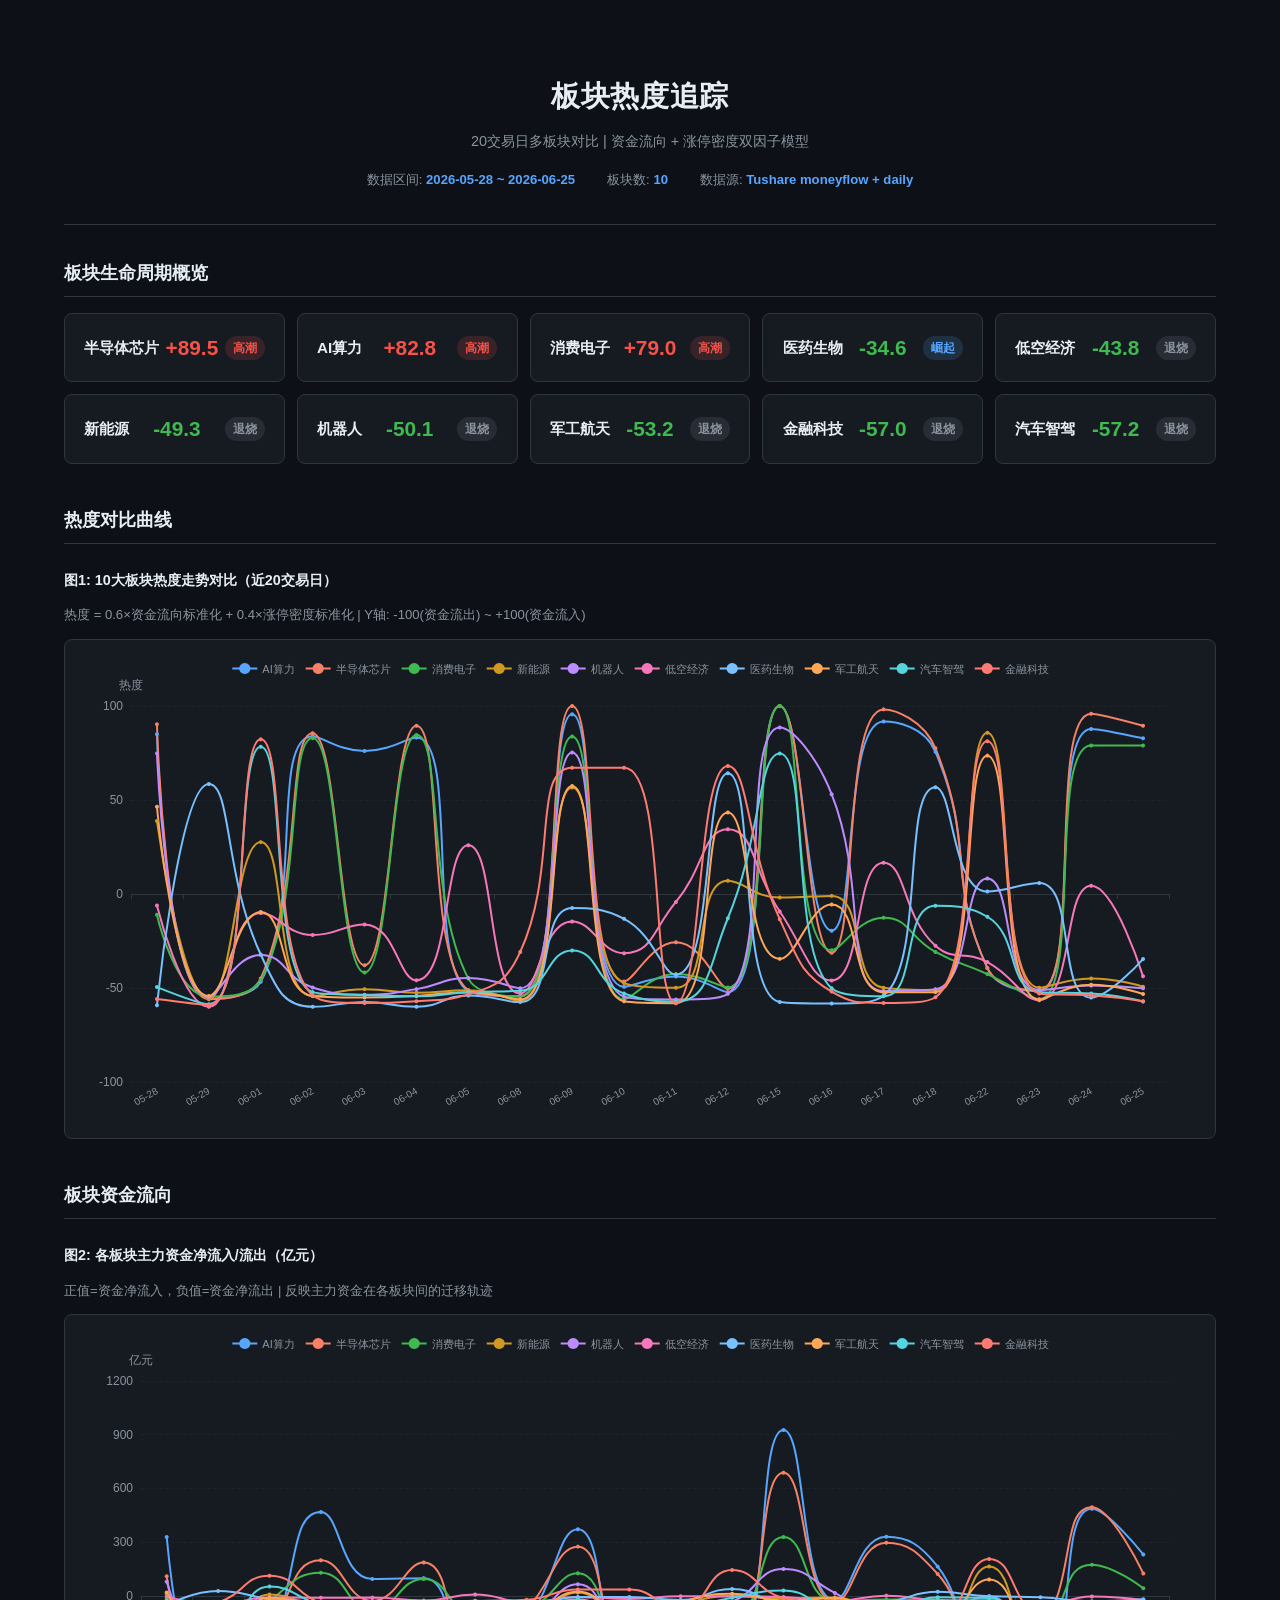
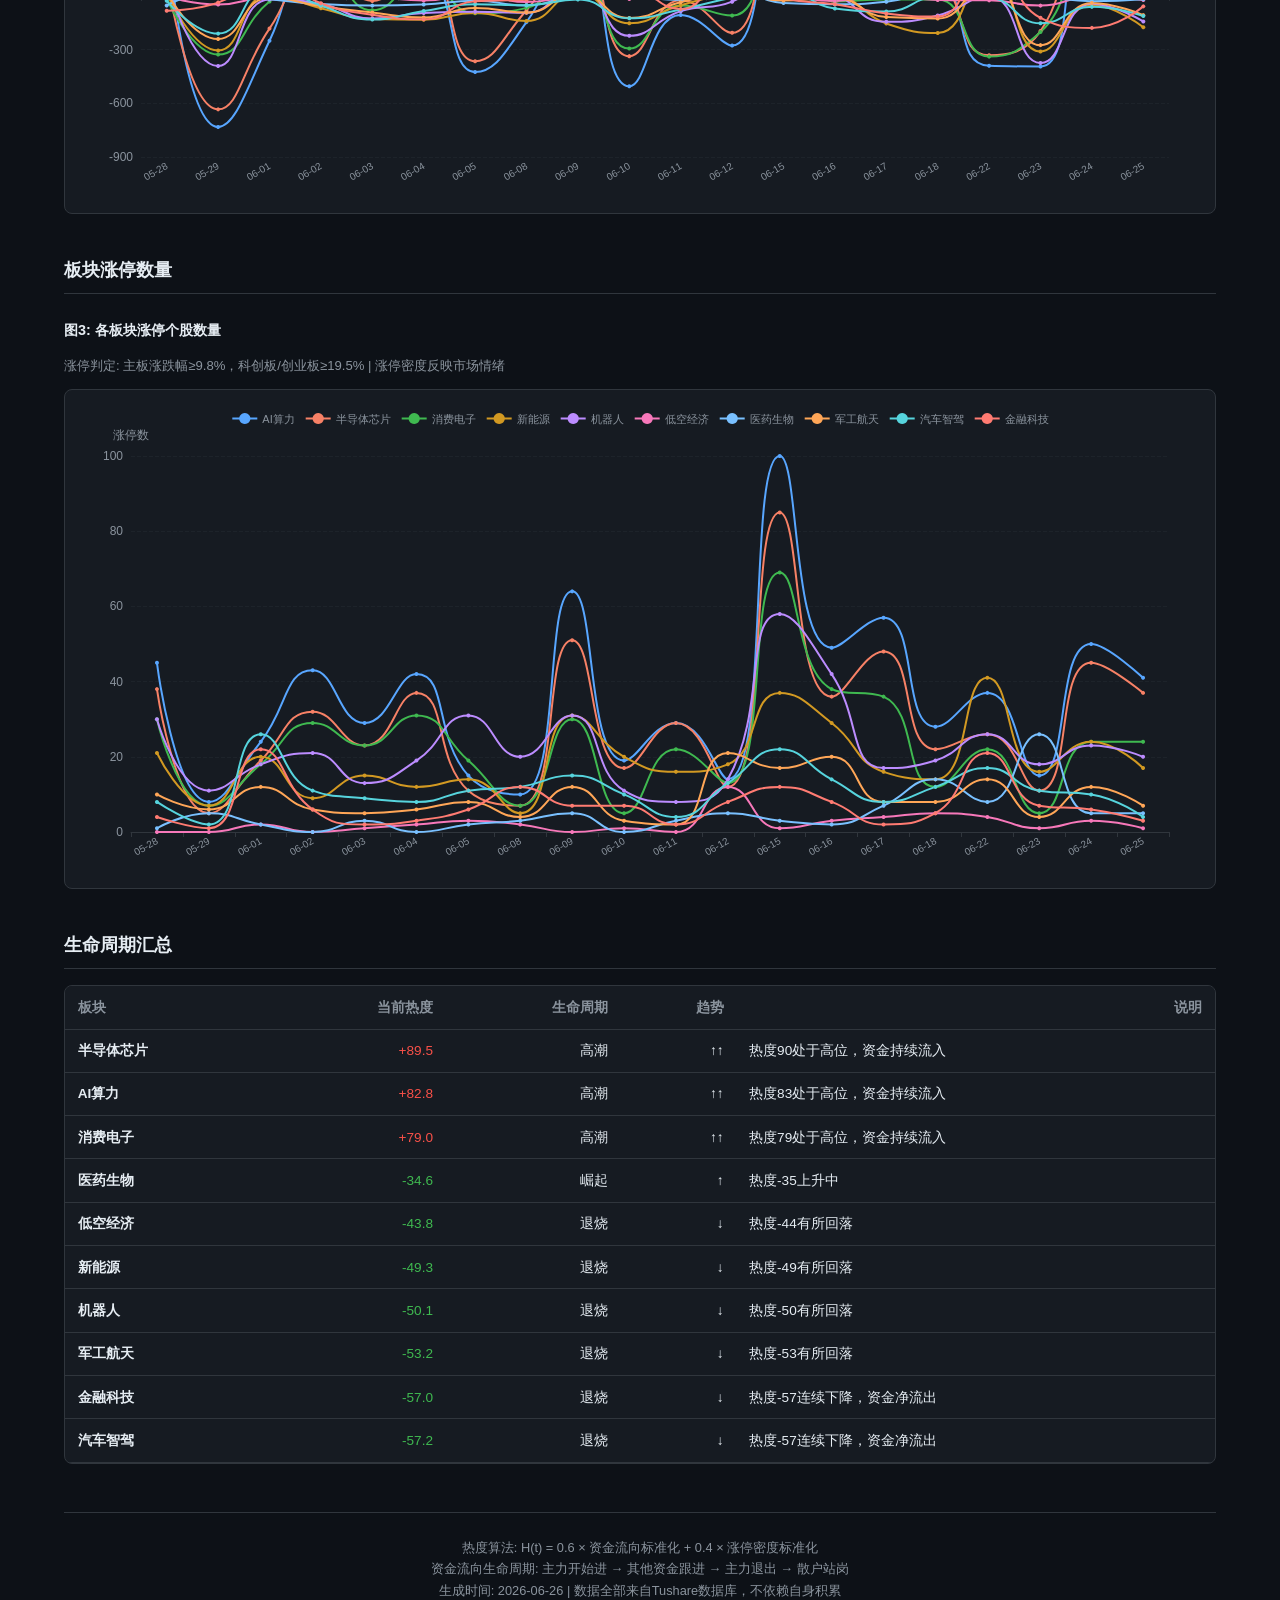
<file: templates/html_report/sector-heat-tracker.html>
<!-- Generated by Trae Work -->
<!DOCTYPE html>
<html lang="zh-CN">
<head>
<meta charset="UTF-8">
<meta name="viewport" content="width=device-width, initial-scale=1.0">
<title>板块热度追踪 - 20交易日多板块对比</title>
<style>
:root {
  --bg: #0d1117;
  --bg2: #161b22;
  --ink: #e6edf3;
  --muted: #8b949e;
  --rule: #30363d;
  --accent: #58a6ff;
  --accent2: #f78166;
  --green: #3fb950;
  --red: #f85149;
  --yellow: #d29922;
}

/* Note: Chinese stock market convention: 红涨绿跌 (red=up, green=down)
   But for heat score: positive=inflow=hot (red), negative=outflow=cold (green) */

@font-face {
  font-family: 'Noto Sans CJK SC';
  src: local('Noto Sans CJK SC'), local('Noto Sans SC'), local('PingFang SC'), local('Microsoft YaHei');
}

* { margin: 0; padding: 0; box-sizing: border-box; }

body {
  background: var(--bg);
  color: var(--ink);
  font-family: 'Noto Sans CJK SC', 'PingFang SC', 'Microsoft YaHei', 'Helvetica Neue', sans-serif;
  font-size: 15px;
  line-height: 1.7;
  -webkit-font-smoothing: antialiased;
}

.container {
  max-width: 1200px;
  margin: 0 auto;
  padding: 2rem 1.5rem 4rem;
}

/* Header */
.header {
  text-align: center;
  padding: 2.5rem 0 2rem;
  border-bottom: 1px solid var(--rule);
  margin-bottom: 2rem;
}
.header h1 {
  font-size: 1.8rem;
  font-weight: 700;
  letter-spacing: 0.02em;
}
.header .subtitle {
  color: var(--muted);
  font-size: 0.9rem;
  margin-top: 0.5rem;
}
.header .meta {
  display: flex;
  justify-content: center;
  gap: 2rem;
  margin-top: 1rem;
  flex-wrap: wrap;
}
.header .meta span {
  font-size: 0.82rem;
  color: var(--muted);
}
.header .meta strong {
  color: var(--accent);
}

/* Section */
.section {
  margin-bottom: 2.5rem;
}
.section-title {
  font-size: 1.15rem;
  font-weight: 600;
  margin-bottom: 1rem;
  padding-bottom: 0.5rem;
  border-bottom: 1px solid var(--rule);
}

/* Lifecycle badges */
.lifecycle-grid {
  display: grid;
  grid-template-columns: repeat(auto-fill, minmax(220px, 1fr));
  gap: 0.75rem;
  margin-bottom: 1.5rem;
}
.lifecycle-card {
  background: var(--bg2);
  border: 1px solid var(--rule);
  border-radius: 8px;
  padding: 1rem 1.2rem;
  display: flex;
  align-items: center;
  justify-content: space-between;
}
.lifecycle-card .name {
  font-weight: 600;
  font-size: 0.95rem;
}
.lifecycle-card .heat {
  font-size: 1.3rem;
  font-weight: 700;
  font-variant-numeric: tabular-nums;
}
.lifecycle-card .badge {
  font-size: 0.75rem;
  padding: 2px 8px;
  border-radius: 12px;
  font-weight: 600;
}
.badge-climax { background: rgba(248,81,73,0.15); color: var(--red); }
.badge-rising { background: rgba(88,166,255,0.15); color: var(--accent); }
.badge-cooling { background: rgba(139,148,158,0.15); color: var(--muted); }

/* Chart */
.chart-figure {
  margin: 1.5rem 0;
}
.chart-figure figcaption {
  font-size: 0.9rem;
  font-weight: 600;
  color: var(--ink);
  margin-bottom: 0.75rem;
}
.chart-figure .desc {
  font-size: 0.82rem;
  color: var(--muted);
  margin-bottom: 0.75rem;
}
.chart-container {
  background: var(--bg2);
  border: 1px solid var(--rule);
  border-radius: 8px;
  padding: 1rem;
}
.chart-container.tall { min-height: 500px; }

/* Table */
.table-wrap {
  overflow-x: auto;
  background: var(--bg2);
  border: 1px solid var(--rule);
  border-radius: 8px;
}
table {
  width: 100%;
  border-collapse: collapse;
  font-size: 0.85rem;
}
th, td {
  padding: 0.6rem 0.8rem;
  text-align: right;
  white-space: nowrap;
}
th:first-child, td:first-child {
  text-align: left;
  font-weight: 600;
}
th {
  color: var(--muted);
  font-weight: 600;
  border-bottom: 1px solid var(--rule);
  position: sticky;
  top: 0;
  background: var(--bg2);
}
tbody tr {
  border-bottom: 1px solid var(--rule);
}
tbody tr:hover {
  background: rgba(88,166,255,0.05);
}
.positive { color: var(--red); }   /* 正热度=红色(热/流入) */
.negative { color: var(--green); } /* 负热度=绿色(冷/流出) */

/* Footer */
.footer {
  margin-top: 3rem;
  padding-top: 1.5rem;
  border-top: 1px solid var(--rule);
  text-align: center;
  color: var(--muted);
  font-size: 0.8rem;
}

@media (max-width: 768px) {
  .container { padding: 1rem; }
  .header h1 { font-size: 1.4rem; }
  .lifecycle-grid { grid-template-columns: 1fr; }
  th, td { font-size: 0.78rem; padding: 0.4rem 0.5rem; }
}
</style>
</head>
<body>

<div class="container">

  <div class="header">
    <h1>板块热度追踪</h1>
    <div class="subtitle">20交易日多板块对比 | 资金流向 + 涨停密度双因子模型</div>
    <div class="meta">
      <span>数据区间: <strong>2026-05-28 ~ 2026-06-25</strong></span>
      <span>板块数: <strong>10</strong></span>
      <span>数据源: <strong>Tushare moneyflow + daily</strong></span>
    </div>
  </div>

  <!-- 生命周期概览 -->
  <div class="section">
    <h2 class="section-title">板块生命周期概览</h2>
    <div class="lifecycle-grid" id="lifecycle-grid"></div>
  </div>

  <!-- 热度对比曲线 -->
  <div class="section">
    <h2 class="section-title">热度对比曲线</h2>
    <figure class="chart-figure">
      <figcaption>图1: 10大板块热度走势对比（近20交易日）</figcaption>
      <div class="desc">热度 = 0.6×资金流向标准化 + 0.4×涨停密度标准化 | Y轴: -100(资金流出) ~ +100(资金流入)</div>
      <div class="chart-container tall" id="chart-heat"></div>
    </figure>
  </div>

  <!-- 资金流向曲线 -->
  <div class="section">
    <h2 class="section-title">板块资金流向</h2>
    <figure class="chart-figure">
      <figcaption>图2: 各板块主力资金净流入/流出（亿元）</figcaption>
      <div class="desc">正值=资金净流入，负值=资金净流出 | 反映主力资金在各板块间的迁移轨迹</div>
      <div class="chart-container tall" id="chart-capital"></div>
    </figure>
  </div>

  <!-- 涨停数量 -->
  <div class="section">
    <h2 class="section-title">板块涨停数量</h2>
    <figure class="chart-figure">
      <figcaption>图3: 各板块涨停个股数量</figcaption>
      <div class="desc">涨停判定: 主板涨跌幅≥9.8%，科创板/创业板≥19.5% | 涨停密度反映市场情绪</div>
      <div class="chart-container tall" id="chart-limit"></div>
    </figure>
  </div>

  <!-- 生命周期汇总表 -->
  <div class="section">
    <h2 class="section-title">生命周期汇总</h2>
    <div class="table-wrap">
      <table id="lifecycle-table">
        <thead>
          <tr>
            <th>板块</th>
            <th>当前热度</th>
            <th>生命周期</th>
            <th>趋势</th>
            <th>说明</th>
          </tr>
        </thead>
        <tbody id="lifecycle-tbody"></tbody>
      </table>
    </div>
  </div>

  <div class="footer">
    <p>热度算法: H(t) = 0.6 × 资金流向标准化 + 0.4 × 涨停密度标准化</p>
    <p>资金流向生命周期: 主力开始进 → 其他资金跟进 → 主力退出 → 散户站岗</p>
    <p>生成时间: 2026-06-26 | 数据全部来自Tushare数据库，不依赖自身积累</p>
  </div>

</div>

<!-- ECharts -->
<script src="./_shared/js/echarts.min.js"></script>

<!-- Inline heat data (no XHR needed) -->
<script src="assets/heat_data.js"></script>

<!-- Chart logic -->
<script src="assets/charts.js"></script>

</body>
</html>
</file>
